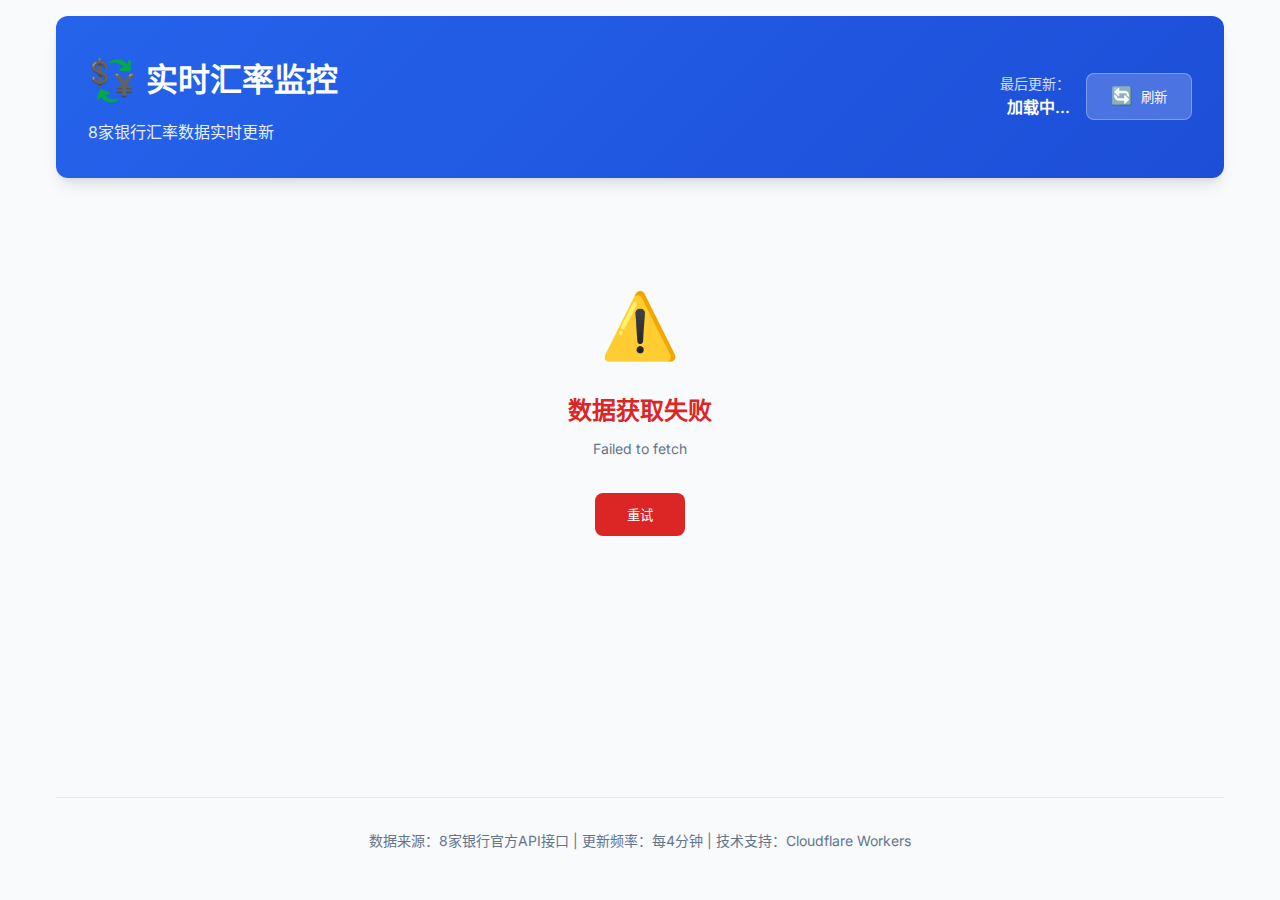
<file: web/index.html>
<!DOCTYPE html>
<html lang="zh-CN">
<head>
    <meta charset="UTF-8">
    <meta name="viewport" content="width=device-width, initial-scale=1.0">
    <title>实时汇率监控</title>
    <link rel="stylesheet" href="style.css">
    <link rel="preconnect" href="https://fonts.googleapis.com">
    <link rel="preconnect" href="https://fonts.gstatic.com" crossorigin>
    <link href="https://fonts.googleapis.com/css2?family=Inter:wght@300;400;500;600;700&display=swap" rel="stylesheet">
</head>
<body>
    <div class="container">
        <!-- 头部标题 -->
        <header class="header">
            <div class="header-content">
                <h1 class="title">
                    <span class="icon">💱</span>
                    实时汇率监控
                </h1>
                <div class="subtitle">8家银行汇率数据实时更新</div>
            </div>
            <div class="header-info">
                <div class="update-info">
                    <span class="update-label">最后更新：</span>
                    <span class="update-time" id="lastUpdate">加载中...</span>
                </div>
                <button class="refresh-btn" id="refreshBtn">
                    <span class="refresh-icon">🔄</span>
                    刷新
                </button>
            </div>
        </header>

        <!-- 统计信息 -->
        <div class="stats-section" id="statsSection" style="display: none;">
            <div class="stat-card">
                <div class="stat-value" id="totalBanks">0</div>
                <div class="stat-label">支持银行</div>
            </div>
            <div class="stat-card">
                <div class="stat-value" id="successfulBanks">0</div>
                <div class="stat-label">成功采集</div>
            </div>
            <div class="stat-card">
                <div class="stat-value" id="successRate">0%</div>
                <div class="stat-label">成功率</div>
            </div>
            <div class="stat-card">
                <div class="stat-value" id="nextUpdate">--</div>
                <div class="stat-label">下次更新</div>
            </div>
        </div>

        <!-- 加载状态 -->
        <div class="loading-section" id="loadingSection">
            <div class="loading-spinner"></div>
            <div class="loading-text">正在获取汇率数据...</div>
        </div>

        <!-- 错误状态 -->
        <div class="error-section" id="errorSection" style="display: none;">
            <div class="error-icon">⚠️</div>
            <div class="error-title">数据获取失败</div>
            <div class="error-message" id="errorMessage"></div>
            <button class="retry-btn" id="retryBtn">重试</button>
        </div>

        <!-- 汇率数据展示 -->
        <div class="rates-section" id="ratesSection" style="display: none;">
            <!-- 货币筛选 -->
            <div class="currency-filter">
                <label for="currencySelect">选择货币：</label>
                <select id="currencySelect" class="currency-select">
                    <option value="all">全部货币</option>
                </select>
            </div>

            <!-- 银行汇率卡片 -->
            <div class="banks-grid" id="banksGrid">
                <!-- 银行卡片将通过JavaScript动态生成 -->
            </div>
        </div>

        <!-- 页脚 -->
        <footer class="footer">
            <div class="footer-content">
                <div class="footer-text">
                    数据来源：8家银行官方API接口 | 
                    更新频率：每4分钟 | 
                    技术支持：Cloudflare Workers
                </div>
            </div>
        </footer>
    </div>

    <!-- 汇率详情模态框 -->
    <div class="modal" id="rateModal" style="display: none;">
        <div class="modal-content">
            <div class="modal-header">
                <h3 class="modal-title" id="modalTitle"></h3>
                <button class="modal-close" id="modalClose">&times;</button>
            </div>
            <div class="modal-body">
                <div class="rate-details" id="rateDetails">
                    <!-- 详细汇率信息将通过JavaScript填充 -->
                </div>
            </div>
        </div>
    </div>

    <script src="script.js"></script>
</body>
</html>
</file>
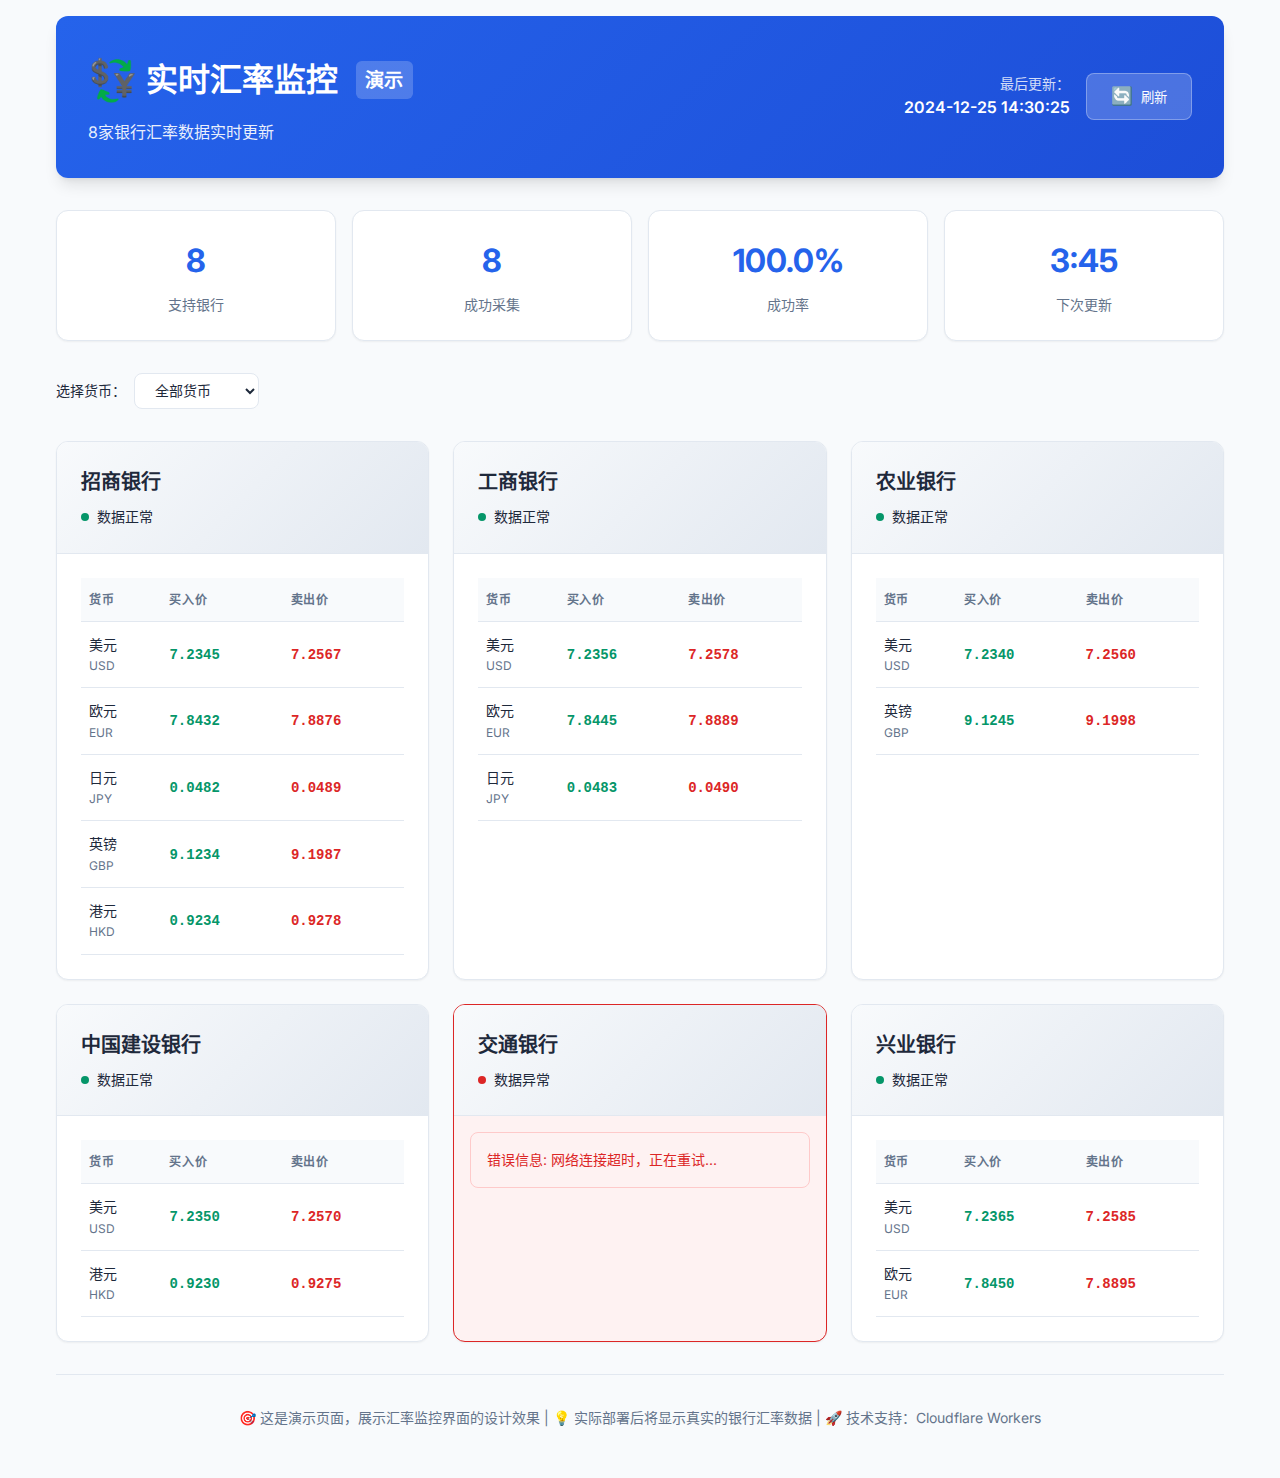
<file: web/demo.html>
<!DOCTYPE html>
<html lang="zh-CN">
<head>
    <meta charset="UTF-8">
    <meta name="viewport" content="width=device-width, initial-scale=1.0">
    <title>汇率监控界面演示</title>
    <link rel="stylesheet" href="style.css">
    <link rel="preconnect" href="https://fonts.googleapis.com">
    <link rel="preconnect" href="https://fonts.gstatic.com" crossorigin>
    <link href="https://fonts.googleapis.com/css2?family=Inter:wght@300;400;500;600;700&display=swap" rel="stylesheet">
</head>
<body>
    <div class="container">
        <!-- 头部标题 -->
        <header class="header">
            <div class="header-content">
                <h1 class="title">
                    <span class="icon">💱</span>
                    实时汇率监控
                    <span style="font-size: 0.6em; background: rgba(255,255,255,0.2); padding: 0.2em 0.5em; border-radius: 0.3em; margin-left: 0.5em;">演示</span>
                </h1>
                <div class="subtitle">8家银行汇率数据实时更新</div>
            </div>
            <div class="header-info">
                <div class="update-info">
                    <span class="update-label">最后更新：</span>
                    <span class="update-time">2024-12-25 14:30:25</span>
                </div>
                <button class="refresh-btn" onclick="showRefreshDemo()">
                    <span class="refresh-icon">🔄</span>
                    刷新
                </button>
            </div>
        </header>

        <!-- 统计信息 -->
        <div class="stats-section">
            <div class="stat-card">
                <div class="stat-value">8</div>
                <div class="stat-label">支持银行</div>
            </div>
            <div class="stat-card">
                <div class="stat-value">8</div>
                <div class="stat-label">成功采集</div>
            </div>
            <div class="stat-card">
                <div class="stat-value">100.0%</div>
                <div class="stat-label">成功率</div>
            </div>
            <div class="stat-card">
                <div class="stat-value" id="demoCountdown">3:45</div>
                <div class="stat-label">下次更新</div>
            </div>
        </div>

        <!-- 汇率数据展示 -->
        <div class="rates-section">
            <!-- 货币筛选 -->
            <div class="currency-filter">
                <label for="currencySelect">选择货币：</label>
                <select id="currencySelect" class="currency-select" onchange="filterCurrency()">
                    <option value="all">全部货币</option>
                    <option value="USD">美元 (USD)</option>
                    <option value="EUR">欧元 (EUR)</option>
                    <option value="JPY">日元 (JPY)</option>
                    <option value="GBP">英镑 (GBP)</option>
                    <option value="HKD">港元 (HKD)</option>
                </select>
            </div>

            <!-- 银行汇率卡片 -->
            <div class="banks-grid">
                <!-- 招商银行 -->
                <div class="bank-card">
                    <div class="bank-header">
                        <div class="bank-name">招商银行</div>
                        <div class="bank-status">
                            <div class="status-indicator"></div>
                            <span>数据正常</span>
                        </div>
                    </div>
                    <div class="bank-body">
                        <table class="rates-table">
                            <thead>
                                <tr>
                                    <th>货币</th>
                                    <th>买入价</th>
                                    <th>卖出价</th>
                                </tr>
                            </thead>
                            <tbody>
                                <tr>
                                    <td>
                                        <div class="currency-name">美元</div>
                                        <div style="font-size: 0.75rem; color: var(--text-secondary);">USD</div>
                                    </td>
                                    <td><span class="rate-value buy">7.2345</span></td>
                                    <td><span class="rate-value sell">7.2567</span></td>
                                </tr>
                                <tr>
                                    <td>
                                        <div class="currency-name">欧元</div>
                                        <div style="font-size: 0.75rem; color: var(--text-secondary);">EUR</div>
                                    </td>
                                    <td><span class="rate-value buy">7.8432</span></td>
                                    <td><span class="rate-value sell">7.8876</span></td>
                                </tr>
                                <tr>
                                    <td>
                                        <div class="currency-name">日元</div>
                                        <div style="font-size: 0.75rem; color: var(--text-secondary);">JPY</div>
                                    </td>
                                    <td><span class="rate-value buy">0.0482</span></td>
                                    <td><span class="rate-value sell">0.0489</span></td>
                                </tr>
                                <tr>
                                    <td>
                                        <div class="currency-name">英镑</div>
                                        <div style="font-size: 0.75rem; color: var(--text-secondary);">GBP</div>
                                    </td>
                                    <td><span class="rate-value buy">9.1234</span></td>
                                    <td><span class="rate-value sell">9.1987</span></td>
                                </tr>
                                <tr>
                                    <td>
                                        <div class="currency-name">港元</div>
                                        <div style="font-size: 0.75rem; color: var(--text-secondary);">HKD</div>
                                    </td>
                                    <td><span class="rate-value buy">0.9234</span></td>
                                    <td><span class="rate-value sell">0.9278</span></td>
                                </tr>
                            </tbody>
                        </table>
                    </div>
                </div>

                <!-- 工商银行 -->
                <div class="bank-card">
                    <div class="bank-header">
                        <div class="bank-name">工商银行</div>
                        <div class="bank-status">
                            <div class="status-indicator"></div>
                            <span>数据正常</span>
                        </div>
                    </div>
                    <div class="bank-body">
                        <table class="rates-table">
                            <thead>
                                <tr>
                                    <th>货币</th>
                                    <th>买入价</th>
                                    <th>卖出价</th>
                                </tr>
                            </thead>
                            <tbody>
                                <tr>
                                    <td>
                                        <div class="currency-name">美元</div>
                                        <div style="font-size: 0.75rem; color: var(--text-secondary);">USD</div>
                                    </td>
                                    <td><span class="rate-value buy">7.2356</span></td>
                                    <td><span class="rate-value sell">7.2578</span></td>
                                </tr>
                                <tr>
                                    <td>
                                        <div class="currency-name">欧元</div>
                                        <div style="font-size: 0.75rem; color: var(--text-secondary);">EUR</div>
                                    </td>
                                    <td><span class="rate-value buy">7.8445</span></td>
                                    <td><span class="rate-value sell">7.8889</span></td>
                                </tr>
                                <tr>
                                    <td>
                                        <div class="currency-name">日元</div>
                                        <div style="font-size: 0.75rem; color: var(--text-secondary);">JPY</div>
                                    </td>
                                    <td><span class="rate-value buy">0.0483</span></td>
                                    <td><span class="rate-value sell">0.0490</span></td>
                                </tr>
                            </tbody>
                        </table>
                    </div>
                </div>

                <!-- 农业银行 -->
                <div class="bank-card">
                    <div class="bank-header">
                        <div class="bank-name">农业银行</div>
                        <div class="bank-status">
                            <div class="status-indicator"></div>
                            <span>数据正常</span>
                        </div>
                    </div>
                    <div class="bank-body">
                        <table class="rates-table">
                            <thead>
                                <tr>
                                    <th>货币</th>
                                    <th>买入价</th>
                                    <th>卖出价</th>
                                </tr>
                            </thead>
                            <tbody>
                                <tr>
                                    <td>
                                        <div class="currency-name">美元</div>
                                        <div style="font-size: 0.75rem; color: var(--text-secondary);">USD</div>
                                    </td>
                                    <td><span class="rate-value buy">7.2340</span></td>
                                    <td><span class="rate-value sell">7.2560</span></td>
                                </tr>
                                <tr>
                                    <td>
                                        <div class="currency-name">英镑</div>
                                        <div style="font-size: 0.75rem; color: var(--text-secondary);">GBP</div>
                                    </td>
                                    <td><span class="rate-value buy">9.1245</span></td>
                                    <td><span class="rate-value sell">9.1998</span></td>
                                </tr>
                            </tbody>
                        </table>
                    </div>
                </div>

                <!-- 中国建设银行 -->
                <div class="bank-card">
                    <div class="bank-header">
                        <div class="bank-name">中国建设银行</div>
                        <div class="bank-status">
                            <div class="status-indicator"></div>
                            <span>数据正常</span>
                        </div>
                    </div>
                    <div class="bank-body">
                        <table class="rates-table">
                            <thead>
                                <tr>
                                    <th>货币</th>
                                    <th>买入价</th>
                                    <th>卖出价</th>
                                </tr>
                            </thead>
                            <tbody>
                                <tr>
                                    <td>
                                        <div class="currency-name">美元</div>
                                        <div style="font-size: 0.75rem; color: var(--text-secondary);">USD</div>
                                    </td>
                                    <td><span class="rate-value buy">7.2350</span></td>
                                    <td><span class="rate-value sell">7.2570</span></td>
                                </tr>
                                <tr>
                                    <td>
                                        <div class="currency-name">港元</div>
                                        <div style="font-size: 0.75rem; color: var(--text-secondary);">HKD</div>
                                    </td>
                                    <td><span class="rate-value buy">0.9230</span></td>
                                    <td><span class="rate-value sell">0.9275</span></td>
                                </tr>
                            </tbody>
                        </table>
                    </div>
                </div>

                <!-- 交通银行 - 演示错误状态 -->
                <div class="bank-card error">
                    <div class="bank-header">
                        <div class="bank-name">交通银行</div>
                        <div class="bank-status">
                            <div class="status-indicator error"></div>
                            <span>数据异常</span>
                        </div>
                    </div>
                    <div class="error-message-card">
                        错误信息: 网络连接超时，正在重试...
                    </div>
                </div>

                <!-- 兴业银行 -->
                <div class="bank-card">
                    <div class="bank-header">
                        <div class="bank-name">兴业银行</div>
                        <div class="bank-status">
                            <div class="status-indicator"></div>
                            <span>数据正常</span>
                        </div>
                    </div>
                    <div class="bank-body">
                        <table class="rates-table">
                            <thead>
                                <tr>
                                    <th>货币</th>
                                    <th>买入价</th>
                                    <th>卖出价</th>
                                </tr>
                            </thead>
                            <tbody>
                                <tr>
                                    <td>
                                        <div class="currency-name">美元</div>
                                        <div style="font-size: 0.75rem; color: var(--text-secondary);">USD</div>
                                    </td>
                                    <td><span class="rate-value buy">7.2365</span></td>
                                    <td><span class="rate-value sell">7.2585</span></td>
                                </tr>
                                <tr>
                                    <td>
                                        <div class="currency-name">欧元</div>
                                        <div style="font-size: 0.75rem; color: var(--text-secondary);">EUR</div>
                                    </td>
                                    <td><span class="rate-value buy">7.8450</span></td>
                                    <td><span class="rate-value sell">7.8895</span></td>
                                </tr>
                            </tbody>
                        </table>
                    </div>
                </div>
            </div>
        </div>

        <!-- 页脚 -->
        <footer class="footer">
            <div class="footer-content">
                <div class="footer-text">
                    🎯 这是演示页面，展示汇率监控界面的设计效果 | 
                    💡 实际部署后将显示真实的银行汇率数据 | 
                    🚀 技术支持：Cloudflare Workers
                </div>
            </div>
        </footer>
    </div>

    <script>
        // 演示倒计时
        let countdown = 225; // 3:45
        setInterval(() => {
            const minutes = Math.floor(countdown / 60);
            const seconds = countdown % 60;
            document.getElementById('demoCountdown').textContent = `${minutes}:${seconds.toString().padStart(2, '0')}`;
            countdown--;
            if (countdown < 0) countdown = 240; // 重置为4分钟
        }, 1000);

        // 刷新演示
        function showRefreshDemo() {
            const btn = document.querySelector('.refresh-btn');
            btn.classList.add('loading');
            setTimeout(() => {
                btn.classList.remove('loading');
                alert('🎉 演示刷新完成！\n\n在实际应用中，这里会从API获取最新的汇率数据。');
            }, 2000);
        }

        // 货币筛选演示
        function filterCurrency() {
            const select = document.getElementById('currencySelect');
            const value = select.value;
            
            if (value === 'all') {
                alert('💡 显示所有银行的全部货币汇率');
            } else {
                alert(`💱 筛选显示 ${value} 货币的汇率\n\n在实际应用中，只会显示支持该货币的银行卡片。`);
            }
        }

        // 添加渐入动画
        document.addEventListener('DOMContentLoaded', function() {
            document.querySelector('.container').classList.add('fade-in');
        });
    </script>
</body>
</html>
</file>
<file: web/style.css>
/* 全局样式 */
* {
    margin: 0;
    padding: 0;
    box-sizing: border-box;
}

:root {
    --primary-color: #2563eb;
    --primary-hover: #1d4ed8;
    --secondary-color: #64748b;
    --success-color: #059669;
    --warning-color: #d97706;
    --error-color: #dc2626;
    --background-color: #f8fafc;
    --surface-color: #ffffff;
    --text-primary: #1e293b;
    --text-secondary: #64748b;
    --border-color: #e2e8f0;
    --shadow-sm: 0 1px 2px 0 rgb(0 0 0 / 0.05);
    --shadow-md: 0 4px 6px -1px rgb(0 0 0 / 0.1), 0 2px 4px -2px rgb(0 0 0 / 0.1);
    --shadow-lg: 0 10px 15px -3px rgb(0 0 0 / 0.1), 0 4px 6px -4px rgb(0 0 0 / 0.1);
    --radius-sm: 0.375rem;
    --radius-md: 0.5rem;
    --radius-lg: 0.75rem;
}

body {
    font-family: 'Inter', -apple-system, BlinkMacSystemFont, 'Segoe UI', Roboto, sans-serif;
    background-color: var(--background-color);
    color: var(--text-primary);
    line-height: 1.6;
    font-size: 14px;
}

.container {
    max-width: 1200px;
    margin: 0 auto;
    padding: 1rem;
    min-height: 100vh;
    display: flex;
    flex-direction: column;
}

/* 头部样式 */
.header {
    background: linear-gradient(135deg, var(--primary-color) 0%, var(--primary-hover) 100%);
    color: white;
    padding: 2rem;
    border-radius: var(--radius-lg);
    margin-bottom: 2rem;
    box-shadow: var(--shadow-lg);
    display: flex;
    justify-content: space-between;
    align-items: center;
    flex-wrap: wrap;
    gap: 1rem;
}

.header-content .title {
    font-size: 2rem;
    font-weight: 700;
    margin-bottom: 0.5rem;
    display: flex;
    align-items: center;
    gap: 0.5rem;
}

.header-content .icon {
    font-size: 2.5rem;
}

.header-content .subtitle {
    font-size: 1rem;
    opacity: 0.9;
    font-weight: 400;
}

.header-info {
    display: flex;
    align-items: center;
    gap: 1rem;
    flex-wrap: wrap;
}

.update-info {
    display: flex;
    flex-direction: column;
    align-items: flex-end;
    font-size: 0.875rem;
}

.update-label {
    opacity: 0.8;
}

.update-time {
    font-weight: 600;
    font-size: 1rem;
}

.refresh-btn {
    background: rgba(255, 255, 255, 0.2);
    border: 1px solid rgba(255, 255, 255, 0.3);
    color: white;
    padding: 0.75rem 1.5rem;
    border-radius: var(--radius-md);
    cursor: pointer;
    font-weight: 500;
    transition: all 0.2s ease;
    display: flex;
    align-items: center;
    gap: 0.5rem;
}

.refresh-btn:hover {
    background: rgba(255, 255, 255, 0.3);
    transform: translateY(-1px);
}

.refresh-btn:active {
    transform: translateY(0);
}

.refresh-icon {
    font-size: 1.1rem;
    transition: transform 0.5s ease;
}

.refresh-btn.loading .refresh-icon {
    animation: spin 1s linear infinite;
}

@keyframes spin {
    from { transform: rotate(0deg); }
    to { transform: rotate(360deg); }
}

/* 统计信息样式 */
.stats-section {
    display: grid;
    grid-template-columns: repeat(auto-fit, minmax(200px, 1fr));
    gap: 1rem;
    margin-bottom: 2rem;
}

.stat-card {
    background: var(--surface-color);
    padding: 1.5rem;
    border-radius: var(--radius-lg);
    box-shadow: var(--shadow-sm);
    border: 1px solid var(--border-color);
    text-align: center;
    transition: transform 0.2s ease, box-shadow 0.2s ease;
}

.stat-card:hover {
    transform: translateY(-2px);
    box-shadow: var(--shadow-md);
}

.stat-value {
    font-size: 2rem;
    font-weight: 700;
    color: var(--primary-color);
    margin-bottom: 0.5rem;
}

.stat-label {
    font-size: 0.875rem;
    color: var(--text-secondary);
    font-weight: 500;
}

/* 加载状态样式 */
.loading-section {
    text-align: center;
    padding: 4rem 2rem;
}

.loading-spinner {
    width: 40px;
    height: 40px;
    border: 4px solid var(--border-color);
    border-top: 4px solid var(--primary-color);
    border-radius: 50%;
    animation: spin 1s linear infinite;
    margin: 0 auto 1rem;
}

.loading-text {
    font-size: 1.1rem;
    color: var(--text-secondary);
}

/* 错误状态样式 */
.error-section {
    text-align: center;
    padding: 4rem 2rem;
}

.error-icon {
    font-size: 4rem;
    margin-bottom: 1rem;
}

.error-title {
    font-size: 1.5rem;
    font-weight: 600;
    color: var(--error-color);
    margin-bottom: 0.5rem;
}

.error-message {
    color: var(--text-secondary);
    margin-bottom: 2rem;
}

.retry-btn {
    background: var(--error-color);
    color: white;
    border: none;
    padding: 0.75rem 2rem;
    border-radius: var(--radius-md);
    cursor: pointer;
    font-weight: 500;
    transition: all 0.2s ease;
}

.retry-btn:hover {
    background: #b91c1c;
    transform: translateY(-1px);
}

/* 货币筛选样式 */
.currency-filter {
    margin-bottom: 2rem;
    display: flex;
    align-items: center;
    gap: 0.5rem;
    flex-wrap: wrap;
}

.currency-filter label {
    font-weight: 500;
    color: var(--text-primary);
}

.currency-select {
    padding: 0.5rem 1rem;
    border: 1px solid var(--border-color);
    border-radius: var(--radius-md);
    background: var(--surface-color);
    color: var(--text-primary);
    font-size: 0.875rem;
    cursor: pointer;
    transition: border-color 0.2s ease;
}

.currency-select:focus {
    outline: none;
    border-color: var(--primary-color);
    box-shadow: 0 0 0 3px rgba(37, 99, 235, 0.1);
}

/* 银行网格样式 */
.banks-grid {
    display: grid;
    grid-template-columns: repeat(auto-fill, minmax(350px, 1fr));
    gap: 1.5rem;
    margin-bottom: 2rem;
}

.bank-card {
    background: var(--surface-color);
    border-radius: var(--radius-lg);
    box-shadow: var(--shadow-sm);
    border: 1px solid var(--border-color);
    transition: all 0.3s ease;
    overflow: hidden;
}

.bank-card:hover {
    transform: translateY(-4px);
    box-shadow: var(--shadow-lg);
}

.bank-card.error {
    border-color: var(--error-color);
    background: #fef2f2;
}

.bank-header {
    background: linear-gradient(135deg, #f8fafc 0%, #e2e8f0 100%);
    padding: 1.5rem;
    border-bottom: 1px solid var(--border-color);
}

.bank-name {
    font-size: 1.25rem;
    font-weight: 600;
    color: var(--text-primary);
    margin-bottom: 0.5rem;
}

.bank-status {
    display: flex;
    align-items: center;
    gap: 0.5rem;
    font-size: 0.875rem;
}

.status-indicator {
    width: 8px;
    height: 8px;
    border-radius: 50%;
    background: var(--success-color);
}

.status-indicator.error {
    background: var(--error-color);
}

.bank-body {
    padding: 1.5rem;
}

.error-message-card {
    color: var(--error-color);
    font-size: 0.875rem;
    padding: 1rem;
    background: #fef2f2;
    border: 1px solid #fecaca;
    border-radius: var(--radius-md);
    margin: 1rem;
}

.rates-table {
    width: 100%;
    border-collapse: collapse;
}

.rates-table th,
.rates-table td {
    padding: 0.75rem 0.5rem;
    text-align: left;
    border-bottom: 1px solid var(--border-color);
    font-size: 0.875rem;
}

.rates-table th {
    background: #f8fafc;
    font-weight: 600;
    color: var(--text-secondary);
    font-size: 0.75rem;
    text-transform: uppercase;
    letter-spacing: 0.05em;
}

.rates-table td {
    color: var(--text-primary);
}

.currency-name {
    font-weight: 500;
}

.rate-value {
    font-family: 'Monaco', 'Menlo', 'Ubuntu Mono', monospace;
    font-weight: 600;
}

.rate-value.buy {
    color: var(--success-color);
}

.rate-value.sell {
    color: var(--error-color);
}

/* 页脚样式 */
.footer {
    margin-top: auto;
    padding: 2rem 0;
    border-top: 1px solid var(--border-color);
    text-align: center;
}

.footer-text {
    color: var(--text-secondary);
    font-size: 0.875rem;
}

/* 响应式设计 */
@media (max-width: 768px) {
    .container {
        padding: 0.5rem;
    }
    
    .header {
        padding: 1.5rem;
        flex-direction: column;
        text-align: center;
    }
    
    .header-content .title {
        font-size: 1.5rem;
    }
    
    .header-info {
        width: 100%;
        justify-content: center;
    }
    
    .stats-section {
        grid-template-columns: repeat(2, 1fr);
    }
    
    .banks-grid {
        grid-template-columns: 1fr;
    }
    
    .currency-filter {
        flex-direction: column;
        align-items: flex-start;
    }
    
    .rates-table {
        font-size: 0.75rem;
    }
    
    .rates-table th,
    .rates-table td {
        padding: 0.5rem 0.25rem;
    }
}

/* 动画效果 */
.fade-in {
    animation: fadeIn 0.5s ease-in;
}

@keyframes fadeIn {
    from { opacity: 0; transform: translateY(20px); }
    to { opacity: 1; transform: translateY(0); }
}
</file>
